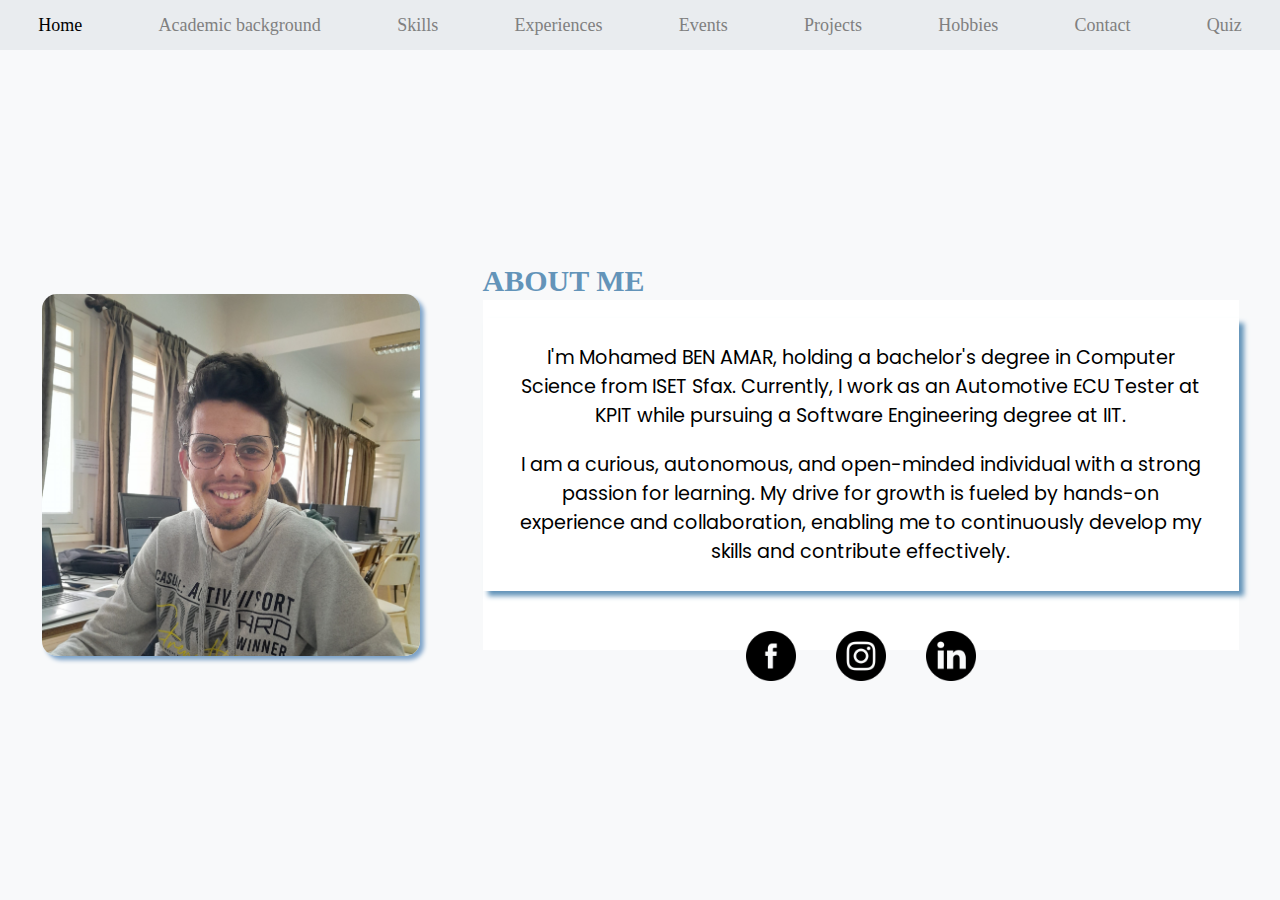
<file: index.html>
<!DOCTYPE html>
<html lang="en">
<head>
    <meta charset="UTF-8">
    <meta name="viewport" content="width=device-width, initial-scale=1.0">
    <title>Document</title>
    <link href="https://fonts.googleapis.com/css2?family=Poppins&display=swap" rel="stylesheet">
    <link rel="stylesheet" href="theme.css">
    <link rel="stylesheet" href="index.css">
</head>
<body>
    <header>
        <nav>
            <a href="index.html" id="active">Home</a>
            <a href="academicbackground.html">Academic background</a>
            <a href="skills.html">Skills</a>
            <a href="experience.html">Experiences</a>
            <a href="events.html">Events</a>
            <a href="projects.html">Projects</a>
            <a href="hobbies.html">Hobbies</a>
            <a href="contact.html">Contact</a>
            <a href="quiz.html">Quiz</a>
        </nav>
    </header>
    <main>
        <img src="images/20230221_112906.jpg" width="30%" id="teswirti"/>
        <article>
            <h1>ABOUT ME</h1>
            <div id="text">
                <p>I'm Mohamed BEN AMAR, holding a bachelor's degree in Computer Science from ISET Sfax. Currently, I work as an Automotive ECU Tester at KPIT while pursuing a Software Engineering degree at IIT.</p>
                <p>I am a curious, autonomous, and open-minded individual with a strong passion for learning. My drive for growth is fueled by hands-on experience and collaboration, enabling me to continuously develop my skills and contribute effectively.</p>
            </div>
            <div id="socialMedia">
                <a href="https://www.facebook.com/mohamed.benamar69/"><img src="images/facebook.png" alt="facebook" width="50px"></a>
                <a href="https://www.instagram.com/mohamed.benamar.69/"><img src="images/instagram.png" alt="instagram" width="50px"></a>
                <a href="https://www.linkedin.com/in/mohamed-ben-amar-328566286/"><img src="images/linkedin.png" alt="linkedin" width="50px"></a>
            </div>
        </article>
    </main>
</body>
</html>
</file>
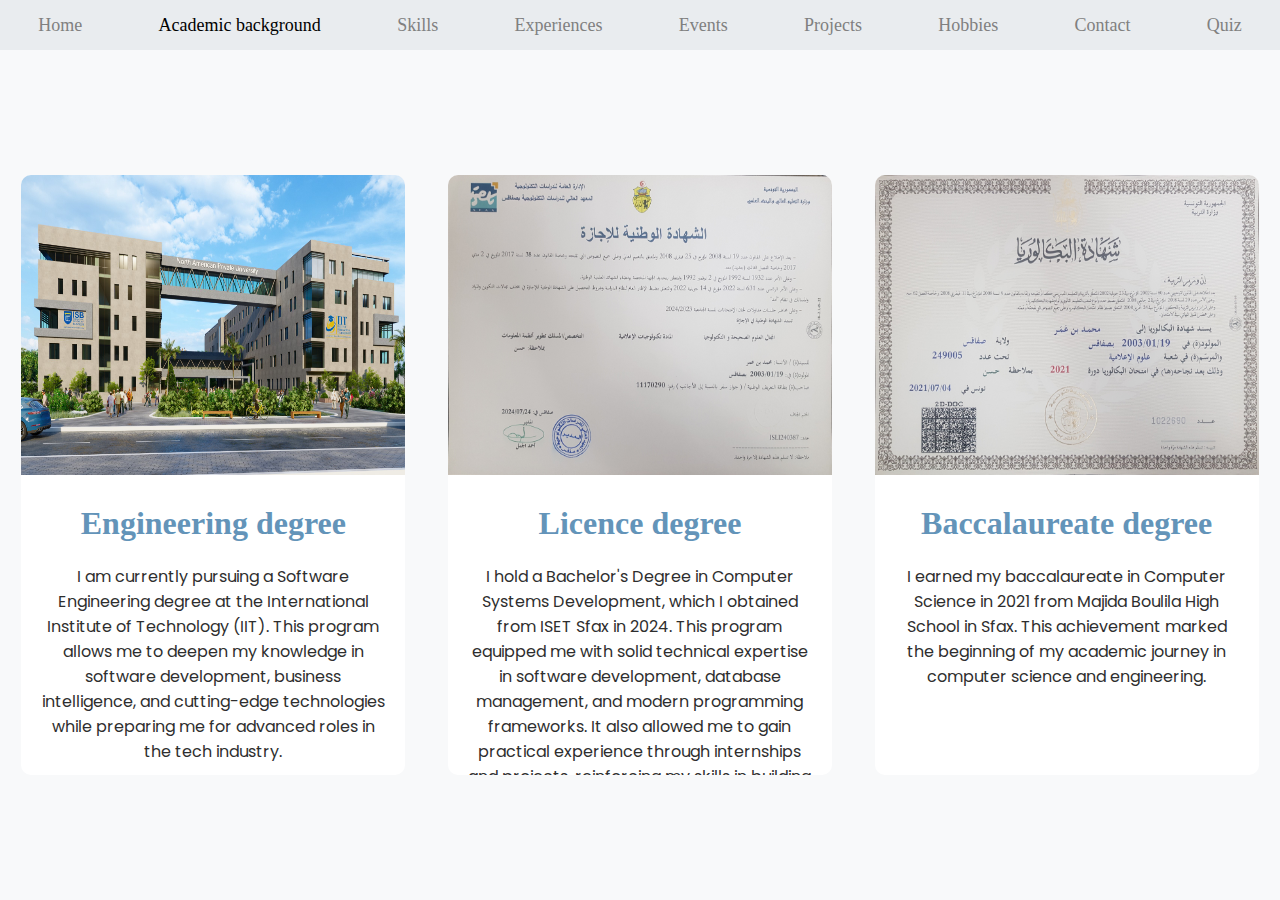
<file: academicbackground.html>
<!DOCTYPE html>
<html lang="en">
<head>
    <meta charset="UTF-8">
    <meta name="viewport" content="width=device-width, initial-scale=1.0">
    <title>Document</title>
    <link href="https://fonts.googleapis.com/css2?family=Poppins&display=swap" rel="stylesheet">
    <link rel="stylesheet" href="theme.css">
    <link rel="stylesheet" href="academicbackground.css">
    <style>
        main{
            height: calc(100vh - 50px);
        }
    </style>
</head>
<body>
    <header>
        <nav>
            <a href="index.html">Home</a>
            <a href="academicbackground.css"id="active">Academic background</a>
            <a href="skills.html">Skills</a>
            <a href="experience.html">Experiences</a>
            <a href="events.html">Events</a>
            <a href="projects.html">Projects</a>
            <a href="hobbies.html">Hobbies</a>
            <a href="contact.html">Contact</a>
            <a href="quiz.html">Quiz</a>
        </nav>
    </header>
    <main>
        <section>
            <img src="images/campus.jfif" alt="iit">
            <h1>Engineering degree</h1>
            <p>
                I am currently pursuing a Software Engineering degree at the International Institute of Technology (IIT). This program allows me to deepen my knowledge in software development, business intelligence, and cutting-edge technologies while preparing me for advanced roles in the tech industry.
            </p>
        </section>
        <section>
            <img src="images/licence.jpg" alt="licence">
            <h1>Licence degree</h1>
            <p>
                I hold a Bachelor's Degree in Computer Systems Development, which I obtained from ISET Sfax in 2024. This program equipped me with solid technical expertise in software development, database management, and modern programming frameworks. It also allowed me to gain practical experience through internships and projects, reinforcing my skills in building efficient and innovative systems.
            </p>
        </section>
        <section>
            <img src="images/bac.jpg" alt="bac">
            <h1>Baccalaureate degree</h1>
            <p>
                I earned my baccalaureate in Computer Science in 2021 from Majida Boulila High School in Sfax. This achievement marked the beginning of my academic journey in computer science and engineering.
            </p>
        </section>
    </main>
</body>
</html>
</file>
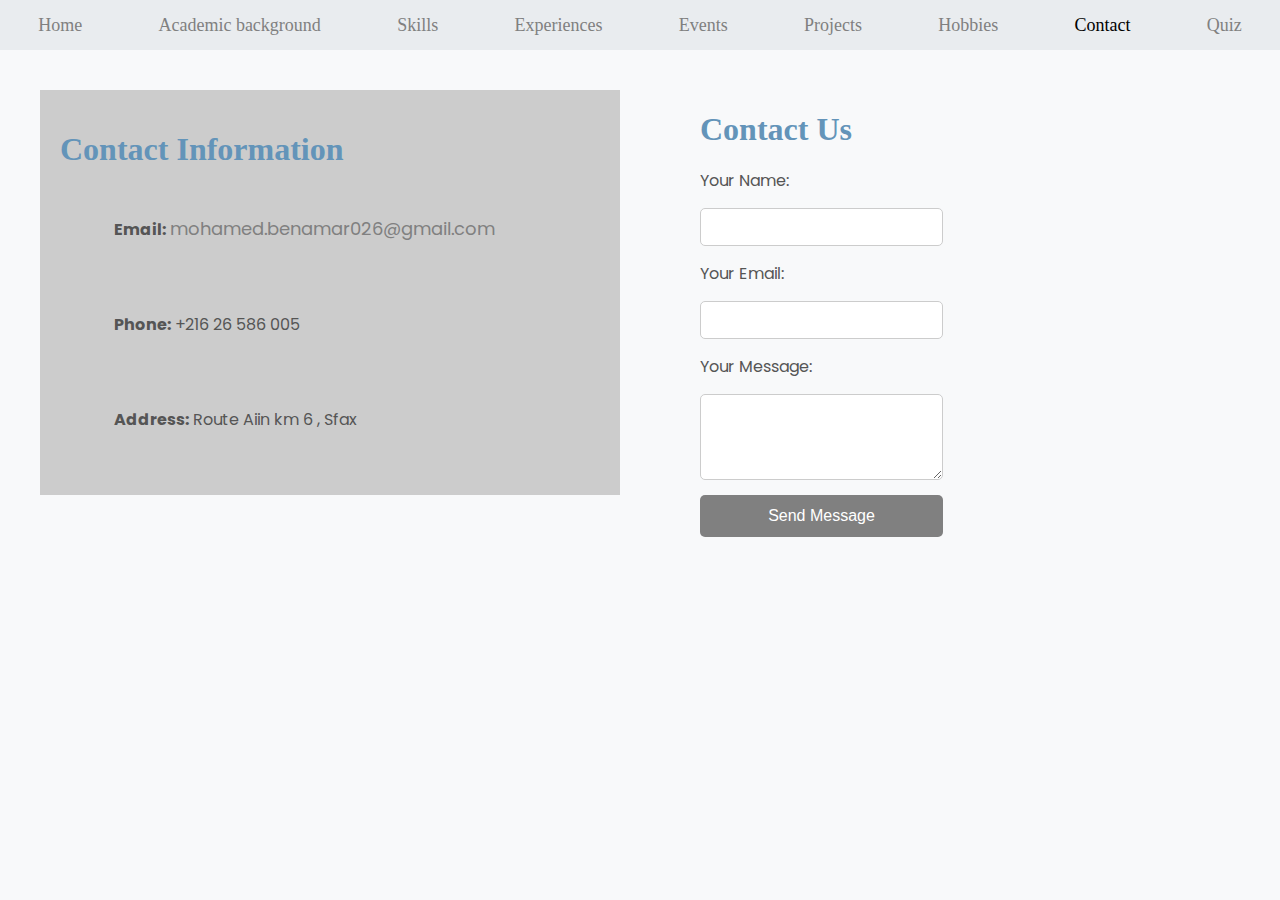
<file: contact.html>
<!DOCTYPE html>
<html lang="en">
<head>
    <meta charset="UTF-8">
    <meta name="viewport" content="width=device-width, initial-scale=1.0">
    <title>Document</title>
    <link href="https://fonts.googleapis.com/css2?family=Poppins&display=swap" rel="stylesheet">
    <link rel="stylesheet" href="theme.css">
    <link rel="stylesheet" href="contact.css">
</head>
<body>
    <header>
        <nav>
            <a href="index.html">Home</a>
            <a href="academicbackground.html">Academic background</a>
            <a href="skills.html">Skills</a>
            <a href="experience.html">Experiences</a>
            <a href="events.html">Events</a>
            <a href="projects.html">Projects</a>
            <a href="hobbies.html">Hobbies</a>
            <a href="contact.html" id="active">Contact</a>
            <a href="quiz.html">Quiz</a>
        </nav>
    </header>
    <main>

        <div id="contact-info">
            <h1>Contact Information</h1>
            <p><strong>Email:</strong> <a href="mailto:mohamed.benamar026@gmail.com">mohamed.benamar026@gmail.com</a></p>
            <p><strong>Phone:</strong> +216 26 586 005</p>
            <p><strong>Address:</strong> Route Aiin km 6 , Sfax</p>
        </div>

        <div id="contact-form">
            <h1>Contact Us</h1>
            <form id="contact-form" action="https://formspree.io/f/mqknqjwy" method="POST" onsubmit="this.submit(); window.location.href='mailto:mohamed.benamar026@gmail.com?subject=Contact%20Form%20Message&body=' + encodeURIComponent(document.getElementById('message').value); return false;">
                <label for="name">Your Name:</label>
                <input type="text" id="name" name="name" required>

                <label for="email">Your Email:</label>
                <input type="email" id="email" name="email" required>

                <label for="message">Your Message:</label>
                <textarea id="message" name="message" rows="4" required></textarea>

                <button type="submit">Send Message</button>
            </form>
        </div>
    </main>
</body>
</html>
</file>
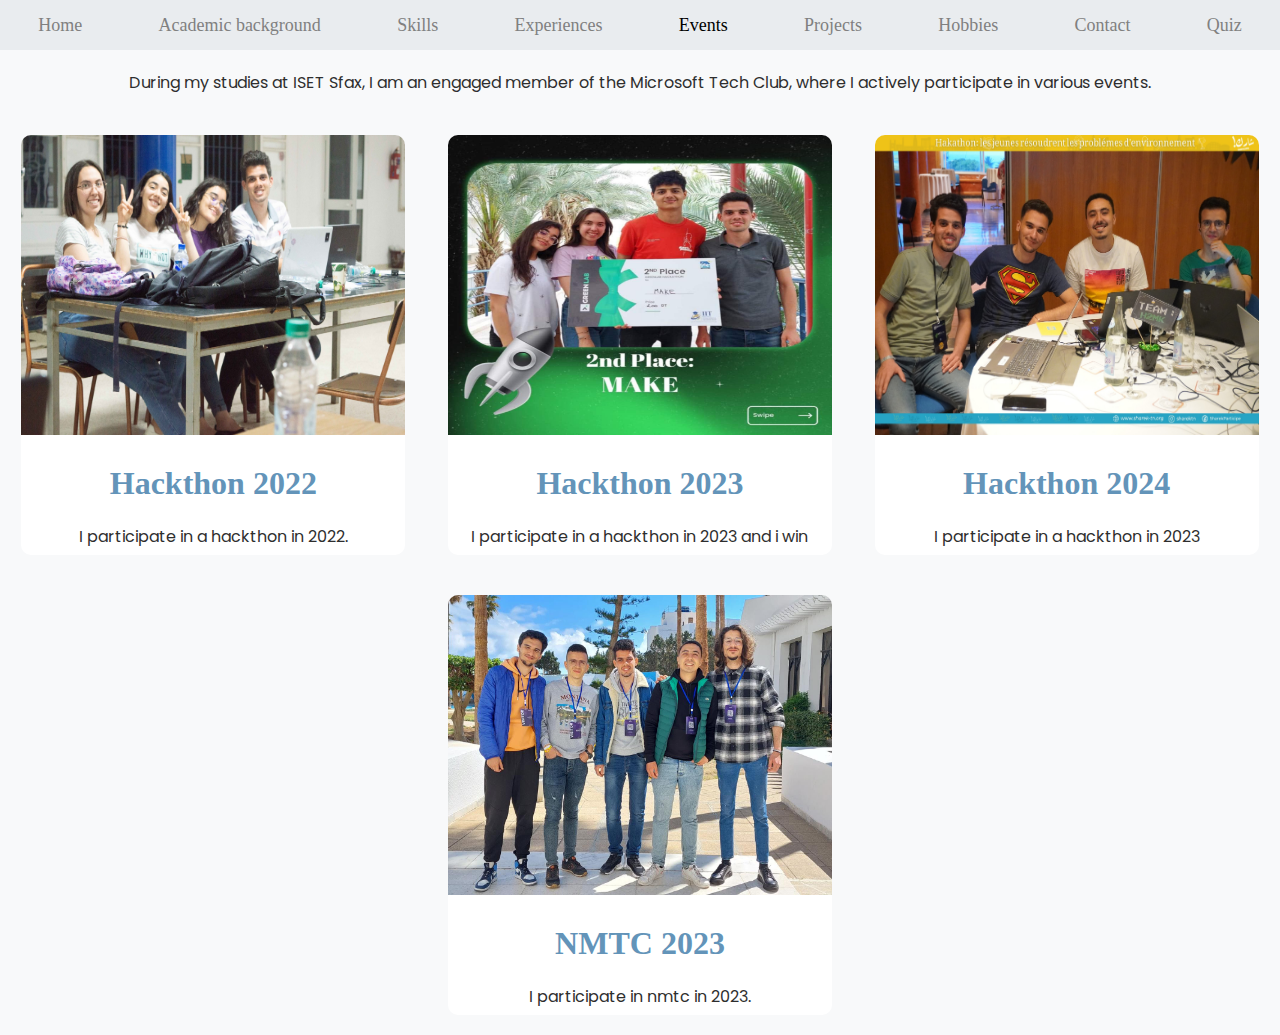
<file: events.html>
<!DOCTYPE html>
<html lang="en">
<head>
    <meta charset="UTF-8">
    <meta name="viewport" content="width=device-width, initial-scale=1.0">
    <title>Document</title>
    <link href="https://fonts.googleapis.com/css2?family=Poppins&display=swap" rel="stylesheet">
    <link rel="stylesheet" href="theme.css">
    <link rel="stylesheet" href="academicbackground.css">
    <style>
        section{
            height: 420px;
        }
        section{
            margin-top: 20px;
            margin-bottom: 20px;
        }
    </style>
</head>
<body>
    <header>
        <nav>
            <a href="index.html">Home</a>
            <a href="academicbackground.html">Academic background</a>
            <a href="skills.html">Skills</a>
            <a href="experience.html">Experiences</a>
            <a href="events.html" id="active">Events</a>
            <a href="projects.html">Projects</a>
            <a href="hobbies.html">Hobbies</a>
            <a href="contact.html">Contact</a>
            <a href="quiz.html">Quiz</a>
        </nav>
    </header>
    <p>
        During my studies at ISET Sfax, I am an engaged member of the Microsoft Tech Club, where I actively participate in various events.
    </p>
    <main>
        <section>
            <img src="images/hackathon1.jpg" alt="iit">
            <h1>Hackthon 2022</h1>
            <p>
                I participate in a hackthon in 2022.
            </p>
        </section>
        <section>
            <img src="images/hackathon2.jpg" alt="licence">
            <h1>Hackthon 2023</h1>
            <p>
                I participate in a hackthon in 2023 and i win the second place.
            </p>
        </section>
        <section>
            <img src="images/hackathon3.jpg" alt="bac">
            <h1>Hackthon 2024</h1>
            <p>
                I participate in a hackthon in 2023
            </p>
        </section>
        <section>
            <img src="images/nmtc.jpg" alt="bac">
            <h1>NMTC 2023</h1>
            <p>
                I participate in nmtc in 2023.
            </p>
        </section>
    </main>
</body>
</html>
</file>
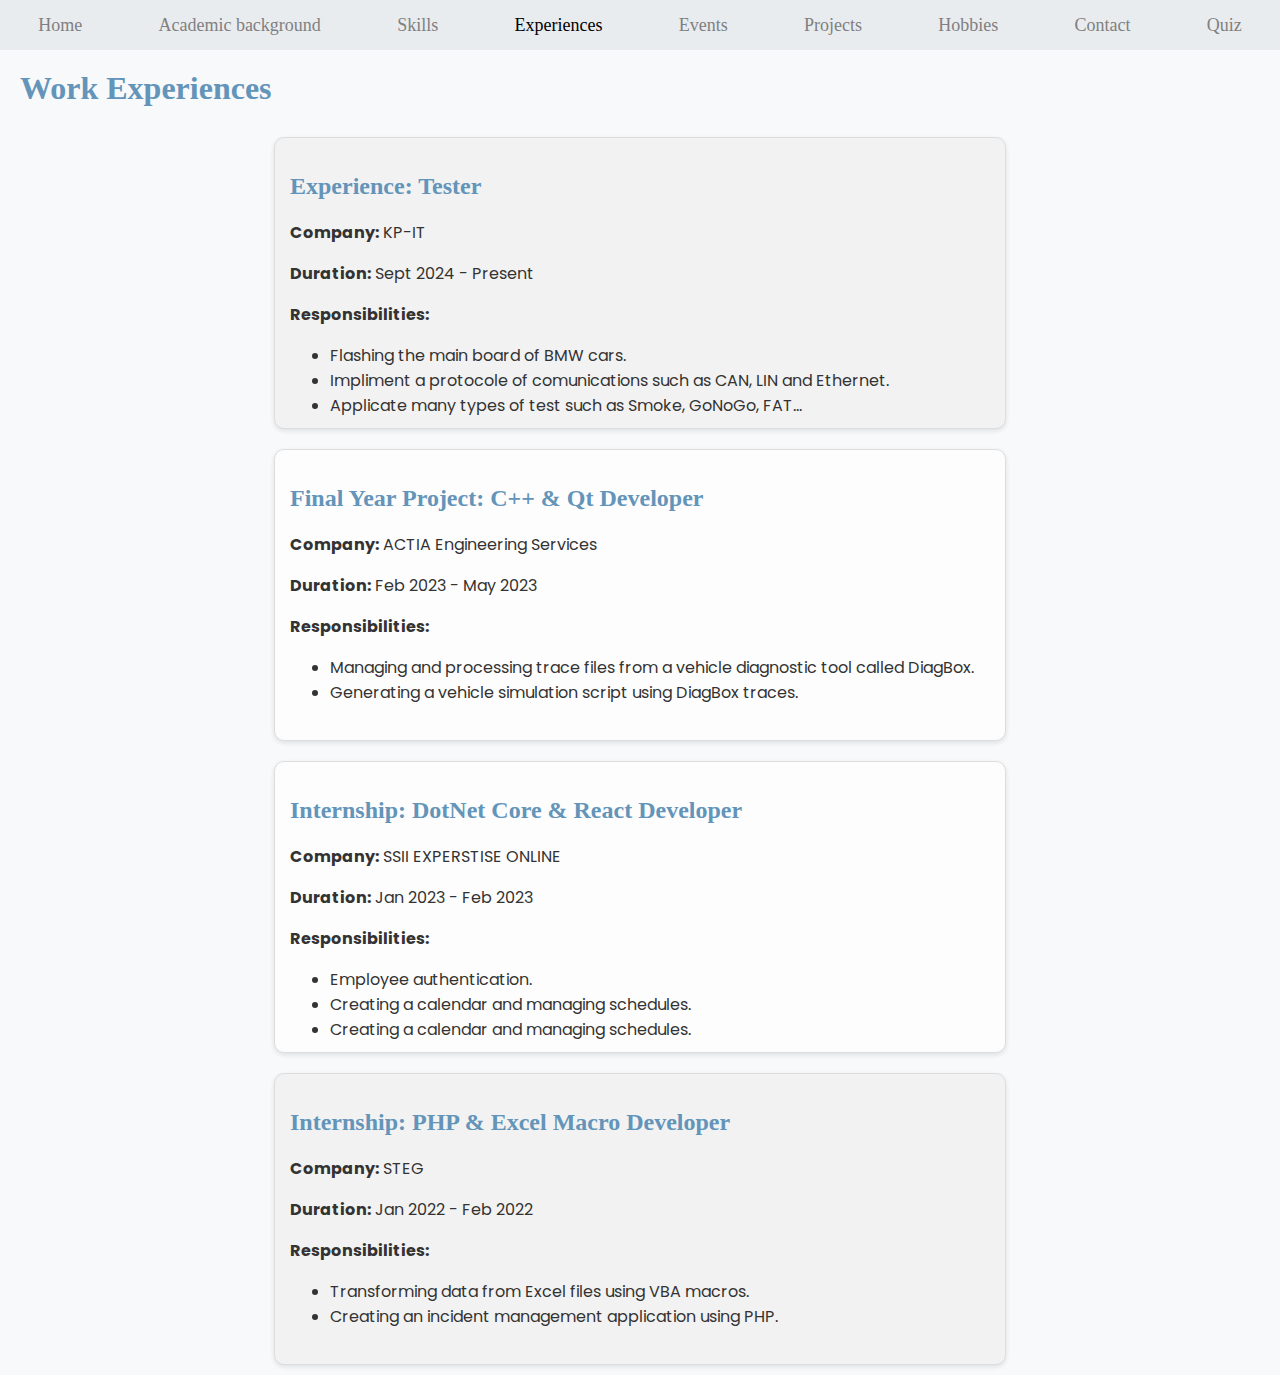
<file: experience.html>
<!DOCTYPE html>
<html lang="en">
<head>
    <meta charset="UTF-8">
    <meta name="viewport" content="width=device-width, initial-scale=1.0">
    <title>Document</title>
    <link href="https://fonts.googleapis.com/css2?family=Poppins&display=swap" rel="stylesheet">
    <link rel="stylesheet" href="theme.css">
    <link rel="stylesheet" href="experience.css">
</head>
<body>
    <header>
        <nav>
            <a href="index.html">Home</a>
            <a href="academicbackground.html">Academic background</a>
            <a href="skills.html">Skills</a>
            <a href="experience.html" id="active">Experiences</a>
            <a href="events.html">Events</a>
            <a href="projects.html">Projects</a>
            <a href="hobbies.html">Hobbies</a>
            <a href="contact.html">Contact</a>
            <a href="quiz.html">Quiz</a>
        </nav>
    </header>
    <main>
        <main>
            <h1>Work Experiences</h1>
            <section>
                <div>
                    <h2>Experience: Tester</h2>
                    <p><strong>Company:</strong> KP-IT</p>
                    <p><strong>Duration:</strong> Sept 2024 - Present</p>
                    <p><strong>Responsibilities:</strong></p>
                    <ul>
                        <li>Flashing the main board of BMW cars.</li>
                        <li>Impliment a protocole of comunications such as CAN, LIN and Ethernet.</li>
                        <li>Applicate many types of test such as Smoke, GoNoGo, FAT...</li>
                    </ul>
                </div>
            
                <div>
                    <h2>Final Year Project: C++ & Qt Developer</h2>
                    <p><strong>Company:</strong> ACTIA Engineering Services</p>
                    <p><strong>Duration:</strong> Feb 2023 - May 2023</p>
                    <p><strong>Responsibilities:</strong></p>
                    <ul>
                        <li>Managing and processing trace files from a vehicle diagnostic tool called DiagBox.</li>
                        <li>Generating a vehicle simulation script using DiagBox traces.</li>
                    </ul>
                </div>
            
                <div>
                    <h2>Internship: DotNet Core & React Developer</h2>
                    <p><strong>Company:</strong> SSII EXPERSTISE ONLINE</p>
                    <p><strong>Duration:</strong> Jan 2023 - Feb 2023</p>
                    <p><strong>Responsibilities:</strong></p>
                    <ul>
                        <li>Employee authentication.</li>
                        <li>Creating a calendar and managing schedules.</li>
                        <li>Creating a calendar and managing schedules.</li>
                    </ul>
                </div>
            
                <div>
                    <h2>Internship: PHP & Excel Macro Developer</h2>
                    <p><strong>Company:</strong> STEG</p>
                    <p><strong>Duration:</strong> Jan 2022 - Feb 2022</p>
                    <p><strong>Responsibilities:</strong></p>
                    <ul>
                        <li>Transforming data from Excel files using VBA macros.</li>
                        <li>Creating an incident management application using PHP.</li>
                    </ul>
                </div>
            </section>            
        </main>
</body>
</html>
</file>
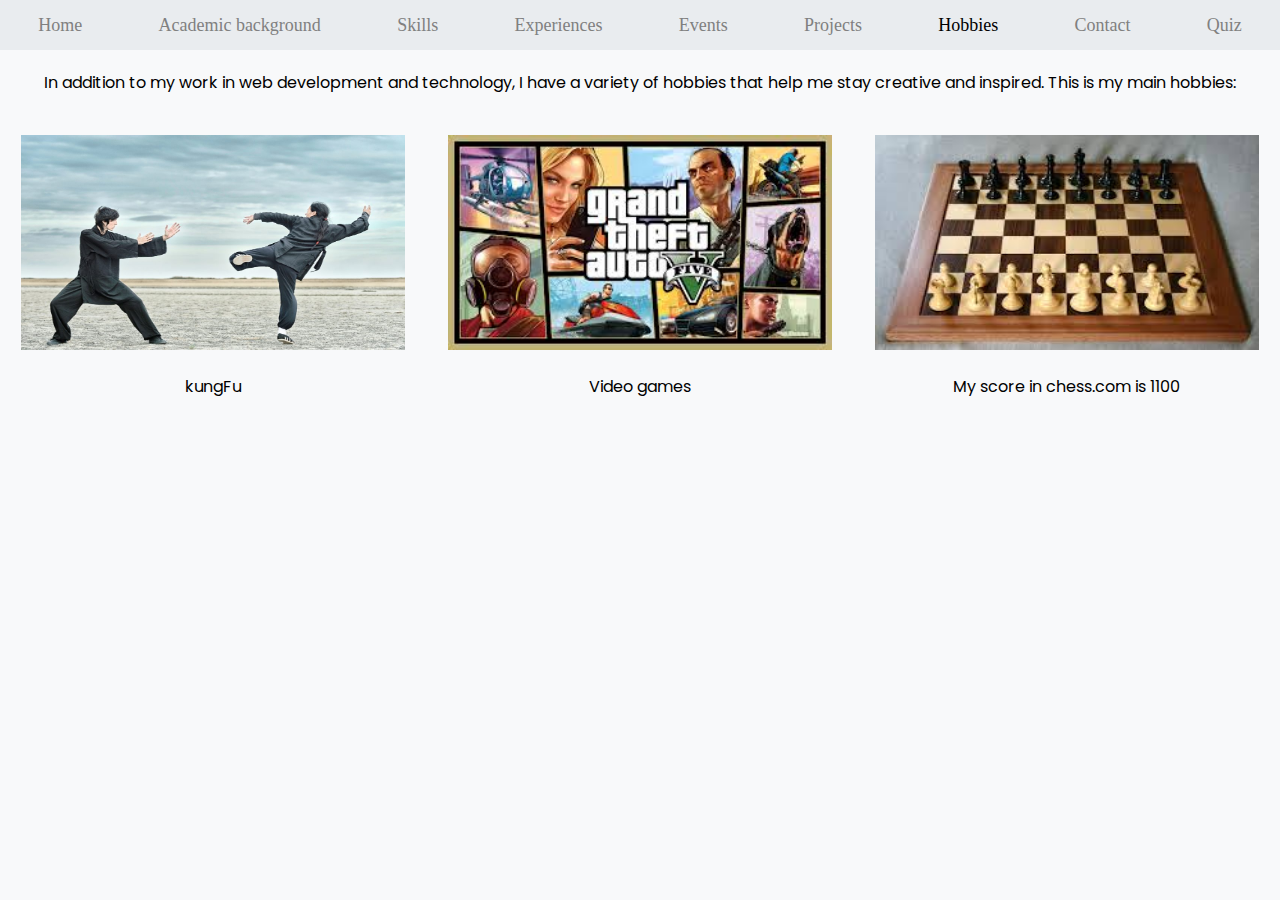
<file: hobbies.html>
<!DOCTYPE html>
<html lang="en">
<head>
    <meta charset="UTF-8">
    <meta name="viewport" content="width=device-width, initial-scale=1.0">
    <title>Document</title>
    <link href="https://fonts.googleapis.com/css2?family=Poppins&display=swap" rel="stylesheet">
    <link rel="stylesheet" href="theme.css">
    <link rel="stylesheet" href="projects.css">
    <style>
        section{
            width:30%
        }
        img{
            height: 215px;
        }
    </style>
</head>
<body>
    <header>
        <nav>
            <a href="index.html">Home</a>
            <a href="academicbackground.html">Academic background</a>
            <a href="skills.html">Skills</a>
            <a href="experience.html">Experiences</a>
            <a href="events.html">Events</a>
            <a href="projects.html">Projects</a>
            <a href="hobbies.html"  id="active">Hobbies</a>
            <a href="contact.html">Contact</a>
            <a href="quiz.html">Quiz</a>
        </nav>
    </header>
    <p>
        In addition to my work in web development and technology, I have a variety of hobbies that help me stay creative and inspired. This is my main hobbies:
    </p>
    <main>
        <section>
            <img src="images/kungFu.jpg" alt="kungFu">
            <p>kungFu</p>
        </section>
        <section>
            <img src="images/videoGames.jpg" alt="videoGames">
            <p>Video games</p>
        </section>
        <section>
            <img src="images/chess.jpg" alt="chess">
            <p>My score in chess.com is 1100</p>
        </section>
    </main>
</body>
</html>
</file>
<file: theme.css>
body{
    margin: 0px;
    background-color: #f8f9fa;
}

header{
    position: sticky;
    top: 0;
}

nav{
    background-color: #e9ecef;
    height: 50px;
    display: flex;
    justify-content: space-around;
}

a{
    text-decoration: none;
    font-size: large;
    margin-top: auto;
    margin-bottom: auto;
    color:grey;
}

a:hover{
    text-decoration: underline;
}

#active{
    color: black;
}

h1,h2{
    color: #6394b9;
}

p,label,strong{
    font-family: 'Poppins';
}
</file>
<file: index.css>
main {
    display: flex;
    align-items: center;
    justify-content: space-around;
    height: calc(100vh - 50px);
    margin: 0px 10px;
}

#teswirti{
    margin-top: auto;
    margin-bottom: auto;
    border-radius: 15px;
    box-shadow: 4px 4px 4px 0px #7ea3c8;
}

p{
    text-align: center;
    font-size: larger;
    margin: 20px;
}

div img{
    margin: 20px;
}

#socialMedia{
    display: flex;
    justify-content: center;
    margin-top: 20px;
}

article{
    display: flex;
    flex-direction: column;
    justify-content: center;
    height: 350px;
    width: 60%;
    background-color: white;
}

h1{
    font-size: 30px;
}

#text{
    box-shadow: 5px 5px 5px 0px #6394b9;
    padding: 5px;
}
</file>
<file: academicbackground.css>
img{
    margin: 0px;
    width: 100%;
    height: 300px;
}

main{
    display: flex;
    flex-wrap: wrap;
    justify-content: space-around;
}

section{
    width: 30%;
    border-radius: 10px;
    overflow: hidden;
    background-color: white;
    height: 600px;
    margin-top: auto;
    margin-bottom: auto;
}

p{
    text-align: center;
    margin: 20px;
    color: #2E2E2E;
}

h1{
    text-align: center;
    padding: 5px 5px 0px 5px;
    color: #6394b9;
}
</file>
<file: contact.css>
main {
    display: flex;
    justify-content: space-between;
    padding: 40px 20px;
    max-width: 1200px;
    margin: 0 auto;
}

#contact-info {
    width: 45%;
    background-color:#ccc;
    height: 50%;
    padding: 20px;
}

p {
    font-size: 1rem;
    color: #555;
    margin-left :10%;
    padding-bottom: 5%;
    padding-top: 5%;
}

#contact-form {
    width: 45%;
}

h1 {
    font-size: 2rem;
    margin-bottom: 20px;
    margin-right: 10%;
}

form {
    display: flex;
    flex-direction: column;
    gap: 15px;
}

label {
    font-size: 16px;
    color: #555;
}

input,textarea {
    padding: 10px;
    font-size: 14px;
    border: 1px solid #ccc;
    border-radius: 5px;
    width: 100%;
    box-sizing: border-box;
}

button {
    background-color: gray;
    color: white;
    border: none;
    padding: 12px;
    font-size: 16px;
    border-radius: 5px;
    cursor: pointer;
    transition: background-color 0.3s;
}

button:hover {
    background-color: #0056b3;
}

textarea {
    resize: vertical;
}
</file>
<file: experience.css>
section {
    display: flex;
    flex-wrap: wrap; 
    justify-content: space-around;
}

div{
    background-color: #fdfdfd;
    border: 1px solid #ddd;
    border-radius: 10px;
    padding: 15px;
    box-shadow: 0 2px 5px rgba(0, 0, 0, 0.1);
    height: 260px;
    width: 700px;
    margin: 10px auto;
}

p,ul{
    color: #333;
}

div:nth-child(3n+1){
    background-color: #f2f2f2;
}

li{
    font-family: 'Poppins';
}

h1{
    margin: 20px;
}
</file>
<file: projects.css>
main{
    display: flex;
    justify-content: space-around;
}

section{
    width: 40%;
    margin: 20px auto;
}

p{
    margin:20px;
    text-align: center;
}

video,img{
    width: 100%;
}
</file>
